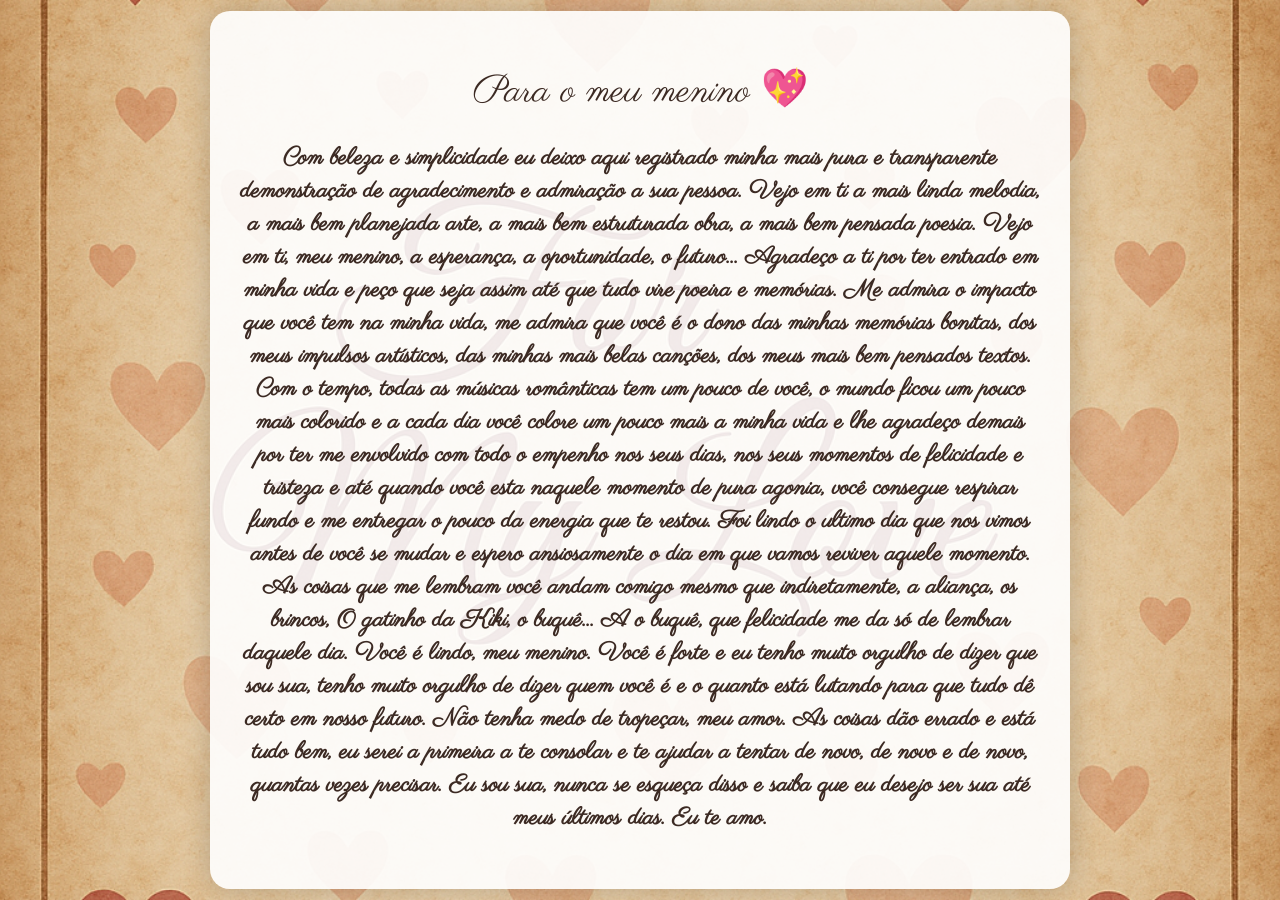
<file: Pagina2.html>
<!DOCTYPE html>
<html lang="pt-br">
<head>
  <meta charset="utf-8">
  <meta http-equiv="X-UA-Compatible" content="IE=edge">
  <title>Cartinha!!!!</title>
  <meta name="viewport" content="width=device-width, initial-scale=1">

  <!-- Estilo externo -->
  <link rel="stylesheet" type="text/css" href="main.css">

  <!-- Fonte romântica Parisienne -->
  <link rel="preconnect" href="https://fonts.googleapis.com">
  <link rel="preconnect" href="https://fonts.gstatic.com" crossorigin>
  <link href="https://fonts.googleapis.com/css2?family=Parisienne&display=swap" rel="stylesheet">
  <link href="https://fonts.googleapis.com/css2?family=Parisienne&display=swap" rel="stylesheet">
</head>

<body class="carta">
  <div class="conteudo-romantico">
  <h1 class="titulo-romantico">Para o meu menino 💖</h1>
  <p class="parisienne-regular">
     Com beleza e simplicidade eu deixo aqui registrado minha mais pura e transparente demonstração de agradecimento e admiração a sua pessoa. 
 Vejo em ti a mais linda melodia, a mais bem planejada arte, a mais bem estruturada obra, a mais bem pensada poesia. Vejo em ti, meu menino, a esperança, a oportunidade, o futuro...
 Agradeço a ti por ter entrado em minha vida e peço que seja assim até que tudo vire poeira e memórias. Me admira o impacto que você tem na minha vida, me admira que você é o dono das minhas memórias bonitas, dos meus impulsos artísticos, das minhas mais belas canções, dos meus mais bem pensados textos.
 Com o tempo, todas as músicas românticas tem um pouco de você, o mundo ficou um pouco mais colorido e a cada dia você colore um pouco mais a minha vida e lhe agradeço demais por ter me envolvido com todo o empenho nos seus dias, nos seus momentos de felicidade e tristeza e até quando você esta naquele momento de pura agonia, você consegue respirar fundo e me entregar o pouco da energia que te restou.
 Foi lindo o ultimo dia que nos vimos antes de você se mudar e espero ansiosamente o dia em que vamos reviver aquele momento. As coisas que me lembram você andam comigo mesmo que indiretamente, a aliança, os brincos, O gatinho da Kiki, o buquê... A o buquê, que felicidade me da só de lembrar daquele dia. 
 Você é lindo, meu menino. Você é forte e eu tenho muito orgulho de dizer que sou sua, tenho muito orgulho de dizer quem você é e o quanto está lutando para que tudo dê certo em nosso futuro. 
 Não tenha medo de tropeçar, meu amor. As coisas dão errado e está tudo bem, eu serei a primeira a te consolar e te ajudar a tentar de novo, de novo e de novo, quantas vezes precisar.
 Eu sou sua, nunca se esqueça disso e saiba que eu desejo ser sua até meus últimos dias.
Eu te amo.
  </p>
</div>
</body>
</html>
</file>
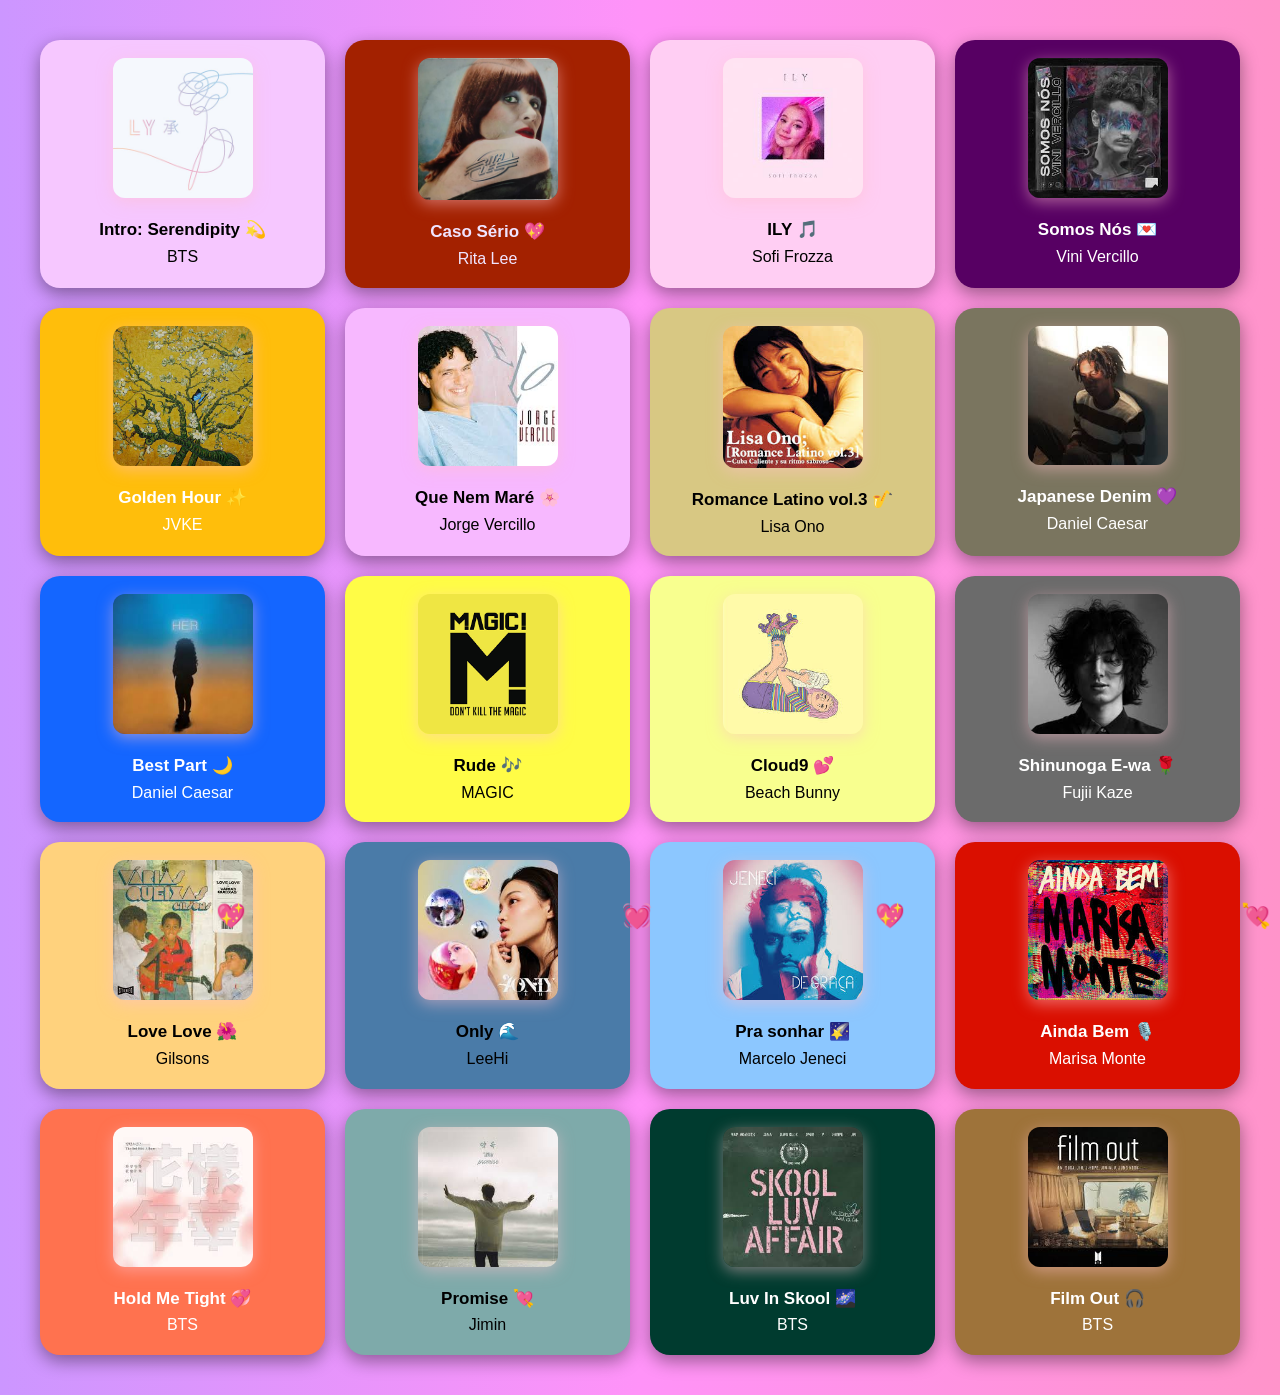
<file: Pagina3.html>
<!DOCTYPE html>
<html lang="pt-BR">
<head>
  <meta charset="UTF-8" />
  <meta http-equiv="X-UA-Compatible" content="IE=edge" />
  <meta name="viewport" content="width=device-width, initial-scale=1" />
  <title>Musiquinhas</title>
  <link rel="stylesheet" href="style.css" />
</head>
<body class="spotify">

  <div class="grid-container">
    
    <div class="spotify-share card1 text1">
      <div class="cover-wrapper">
        <img src="Serendipity.jpeg" alt="Capa da música" class="cover" />
      </div>
      <div class="track-info">
        <strong>Intro: Serendipity</strong>
        <span>BTS</span>
      </div>
    </div>

    <div class="spotify-share card2 text2">
      <div class="cover-wrapper">
        <img src="Ritalee.jpeg" alt="Capa da música" class="cover" />
      </div>
      <div class="track-info">
        <strong>Caso Sério</strong>
        <span>Rita Lee</span>
      </div>
    </div>

    <div class="spotify-share card3 text3">
      <div class="cover-wrapper">
        <img src="ily.jpeg" alt="Capa da música" class="cover" />
      </div>
      <div class="track-info">
        <strong>ILY</strong>
        <span>Sofi Frozza</span>
      </div>
    </div>

    <div class="spotify-share card4 text4">
      <div class="cover-wrapper">
        <img src="Somosnos.jpeg" alt="Capa da música" class="cover" />
      </div>
      <div class="track-info">
        <strong>Somos Nós</strong>
        <span>Vini Vercillo</span>
      </div>
    </div>

    <div class="spotify-share card5 text5">
      <div class="cover-wrapper">
        <img src="GH.jpeg" alt="Capa da música" class="cover" />
      </div>
      <div class="track-info">
        <strong>Golden Hour</strong>
        <span>JVKE</span>
      </div>
    </div>

    <div class="spotify-share card6 text6">
      <div class="cover-wrapper">
        <img src="JV.jpeg" alt="Capa da música" class="cover" />
      </div>
      <div class="track-info">
        <strong>Que Nem Maré</strong>
        <span>Jorge Vercillo</span>
      </div>
    </div>

    <div class="spotify-share card7 text7">
      <div class="cover-wrapper">
        <img src="Lisaono.jpeg" alt="Capa da música" class="cover" />
      </div>
      <div class="track-info">
        <strong>Romance Latino vol.3</strong>
        <span>Lisa Ono</span>
      </div>
    </div>

    <div class="spotify-share card8 text8">
      <div class="cover-wrapper">
        <img src="Daniel.jpeg" alt="Capa da música" class="cover" />
      </div>
      <div class="track-info">
        <strong>Japanese Denim</strong>
        <span>Daniel Caesar</span>
      </div>
    </div>

    <div class="spotify-share card9 text9">
      <div class="cover-wrapper">
        <img src="BP.jpeg" alt="Capa da música" class="cover" />
      </div>
      <div class="track-info">
        <strong>Best Part</strong>
        <span>Daniel Caesar</span>
      </div>
    </div>

    <div class="spotify-share card10 text10">
      <div class="cover-wrapper">
        <img src="rude.png" alt="Capa da música" class="cover" />
      </div>
      <div class="track-info">
        <strong>Rude</strong>
        <span>MAGIC</span>
      </div>
    </div>

    <div class="spotify-share card11 text11">
      <div class="cover-wrapper">
        <img src="Cloud9.jpeg" alt="Capa da música" class="cover" />
      </div>
      <div class="track-info">
        <strong>Cloud9</strong>
        <span>Beach Bunny</span>
      </div>
    </div>

    <div class="spotify-share card12 text12">
      <div class="cover-wrapper">
        <img src="Shinunoga.jpeg" alt="Capa da música" class="cover" />
      </div>
      <div class="track-info">
        <strong>Shinunoga E-wa</strong>
        <span>Fujii Kaze</span>
      </div>
    </div>

    <div class="spotify-share card13 text13">
      <div class="cover-wrapper">
        <img src="Gilsons.jpeg" alt="Capa da música" class="cover" />
      </div>
      <div class="track-info">
        <strong>Love Love</strong>
        <span>Gilsons</span>
      </div>
    </div>

  <div class="spotify-share card14 text14">
      <div class="cover-wrapper">
        <img src="Only.jpeg" alt="Capa da música" class="cover" />
      </div>
      <div class="track-info">
        <strong>Only</strong>
        <span>LeeHi</span>
      </div>
    </div>  

  <div class="spotify-share card15 text15">
      <div class="cover-wrapper">
        <img src="sonhar.jpeg" alt="Capa da música" class="cover" />
      </div>
      <div class="track-info">
        <strong>Pra sonhar</strong>
        <span>Marcelo Jeneci</span>
      </div>
    </div> 

    <div class="spotify-share card16 text16">
      <div class="cover-wrapper">
        <img src="Marisa.jpeg" alt="Capa da música" class="cover" />
      </div>
      <div class="track-info">
        <strong>Ainda Bem</strong>
        <span>Marisa Monte</span>
      </div>
    </div> 

    <div class="spotify-share card17 text17">
      <div class="cover-wrapper">
        <img src="hold.jpeg" alt="Capa da música" class="cover" />
      </div>
      <div class="track-info">
        <strong>Hold Me Tight</strong>
        <span>BTS</span>
      </div>
    </div>

<div class="spotify-share card18 text18">
      <div class="cover-wrapper">
        <img src="promise.jpeg" alt="Capa da música" class="cover" />
      </div>
      <div class="track-info">
        <strong>Promise</strong>
        <span>Jimin</span>
      </div>
    </div>

    <div class="spotify-share card19 text19">
      <div class="cover-wrapper">
        <img src="skul.jpeg" alt="Capa da música" class="cover" />
      </div>
      <div class="track-info">
        <strong>Luv In Skool</strong>
        <span>BTS</span>
      </div>
    </div>

    <div class="spotify-share card20 text20">
      <div class="cover-wrapper">
        <img src="filmout.jpeg" alt="Capa da música" class="cover" />
      </div>
      <div class="track-info">
        <strong>Film Out</strong>
        <span>BTS</span>
      </div>
    </div>

  </div>

  <script>
  const emojis = ['💖','💘','💕','💓','💗'];
  function criarEmojiFlutuante() {
    const emoji = document.createElement('div');
    emoji.className = 'floating-heart';
    emoji.textContent = emojis[Math.floor(Math.random() * emojis.length)];
    emoji.style.left = Math.random() * 100 + 'vw';
    emoji.style.animationDuration = (Math.random() * 3 + 3) + 's';
    document.body.appendChild(emoji);

    setTimeout(() => {
      emoji.remove();
    }, 5000);
  }

  setInterval(criarEmojiFlutuante, 400);
</script>

</body>
</html>
</file>
<file: main.css>
.parisienne-regular {
  font-family: "Parisienne", cursive;
  font-weight: 700;
  font-style: normal;
}
body {
  margin: auto;
  padding: auto;
  height: 100vh;
  background: linear-gradient(to right, #cc96ff, #ff93f8,#ff94ca);
  font-family: Arial, sans-serif;
  display: flex;
  align-items: center;
  justify-content: center;
}
/* Importa a fonte romântica */
@import url('https://fonts.googleapis.com/css2?family=Great+Vibes&display=swap');

/* Importa a fonte romântica */
@import url('https://fonts.googleapis.com/css2?family=Great+Vibes&display=swap');

/* Estilo geral da página */
body.pagina-inicial {
  margin: 0;
  padding: 0;
  min-height: 100vh;
  background: linear-gradient(to right, #cc96ff, #ff93f8, #ff94ca);
  font-family: 'Great Vibes', cursive;
  display: flex;
  flex-direction: column;
  align-items: center;
  justify-content: center;
  text-align: center;
}

/* Título da página */
.titulo {
  font-size: 48px;
  color: #a7185f;
  margin-bottom: 40px;
  text-shadow: 1px 1px 2px #a3273c;
}

/* Container dos botões */
.menu {
  display: flex;
  flex-direction: column;
  align-items: center;
  gap: 20px;
}

/* Estilo dos botões */
.botao {
  background-color: #ab00df;
  color: white;
  padding: 15px 30px;
  border: none;
  border-radius: 30px;
  font-size: 24px;
  text-decoration: none;
  box-shadow: 0 5px 15px rgba(255, 182, 193, 0.4);
  transition: transform 0.2s, box-shadow 0.3s;
  position: relative;
}

/* Efeito ao passar o mouse */
.botao:hover {
  transform: scale(1.05);
  box-shadow: 0 8px 20px rgba(255, 105, 180, 0.5);
}

/* Coração no botão */
.botao::after {
  content: " 💖";
  margin-left: 1px;
}


/* Centraliza tudo na viewport */
body {
  display: flex;
  justify-content: center;
  align-items: center;
  height: 100vh;
  margin: 0;
  background-color: #1e1e1e;
}

/* Contêiner da animação */
.stopmotion-container img {
  width: 192px;               /* escala suavemente */
  image-rendering: pixelated; /* mantém os pixels nítidos */
  cursor: pointer;
  border-radius: 8px;
  box-shadow: 0 4px 12px rgba(0, 0, 0, 0.35);
  transition: transform 0.25s;
}

.stopmotion-container:hover img {
  transform: scale(1.05);
}
.floating-heart {
  position: fixed;
  bottom: -30px;
  font-size: 24px;
  animation-name: flutuar;
  animation-timing-function: linear;
  animation-iteration-count: 1;
  z-index: 9999;
  pointer-events: none;
}

@keyframes flutuar {
  0% {
    transform: translateY(0) scale(1);
    opacity: 0;
  }
  50% {
    opacity: 1;
  }
  100% {
    transform: translateY(-100vh) scale(1.5);
    opacity: 0;
  }
}
body.carta {
  background-image: url('cartinha.png'); /* Altere o nome se for diferente */
  background-size: cover;
  background-position: center;
  background-repeat: no-repeat;
  margin: 0;
  min-height: 100vh;
  display: flex;
  justify-content: center;
  align-items: center;
  font-family: 'Parisienne', cursive;
}

/* Painel da carta */
.conteudo-romantico {
  background-color: rgba(255, 255, 255, 0.90);
  padding: 30px;
  border-radius: 20px;
  max-width: 800px;
  box-shadow: 0 0 30px rgba(0, 0, 0, 0.2);
  text-align: center;
  color: #3c2a23; /* um pouco mais escuro pra melhor contraste */
  font-size: 24px;
  overflow: visible;
}

.titulo-romantico {
  font-family: 'Parisienne', cursive;
  font-size: 38px;
  color: #3c2a23; /* Cor mais escura que combina com o fundo branco translúcido */
  margin-bottom: 20px;
  font-weight: normal;
}
</file>
<file: style.css>
body {
  margin: auto;
  padding: auto;
  height: 100vh;
  background: linear-gradient(to right, #cc96ff, #ff93f8, #ff94ca);
}

body.spotify {
  background-color: #121212;
  font-family: Arial, sans-serif;
  margin: 40px;
  color: white;
}

.grid-container {
  display: grid;
  grid-template-columns: repeat(4, 1fr);
  gap: 20px;
  max-width: 1200px;
  margin: auto;
  padding-bottom: 40px;
}

.spotify-share {
  border-radius: 20px;
  padding: 16px;
  box-shadow: 0 6px 18px rgba(0, 0, 0, 0.4);
  display: flex;
  flex-direction: column;
  align-items: center;
  text-align: center;
  transition: transform 0.4s ease-in-out, box-shadow 0.4s ease-in-out, border 0.4s ease-in-out;
  cursor: pointer;
  position: relative;
  border: 2px solid transparent;
}

.spotify-share:hover {
  transform: scale(1.05);
  box-shadow: 0 12px 30px rgba(0, 0, 0, 0.6);
  border: 2px solid rgba(255, 255, 255, 0.2);
}

.cover-wrapper {
  width: 100%;
  display: flex;
  justify-content: center;
  margin-bottom: 12px;
}

.cover {
  width: 100%;
  max-width: 140px;
  height: auto;
  border-radius: 12px;
  object-fit: cover;
  box-shadow: 0 4px 15px rgba(255, 192, 203, 0.5);
  transition: transform 0.4s ease-in-out;
}

.spotify-share:hover .cover {
  transform: scale(1.07);
}

.track-info {
  font-size: 16px;
  line-height: 1.4;
  padding-top: 8px;
  transition: color 0.3s ease-in-out;
}

.track-info strong {
  display: block;
  margin-bottom: 4px;
  font-size: 17px;
  transition: color 0.3s ease-in-out;
}

/* Texto personalizado com emojis */
.text1 strong::after { content: " 💫"; }
.text2 strong::after { content: " 💖"; }
.text3 strong::after { content: " 🎵"; }
.text4 strong::after { content: " 💌"; }
.text5 strong::after { content: " ✨"; }
.text6 strong::after { content: " 🌸"; }
.text7 strong::after { content: " 🎷"; }
.text8 strong::after { content: " 💜"; }
.text9 strong::after { content: " 🌙"; }
.text10 strong::after { content: " 🎶"; }
.text11 strong::after { content: " 💕"; }
.text12 strong::after { content: " 🌹"; }
.text13 strong::after { content: " 🌺"; }
.text14 strong::after { content: " 🌊"; }
.text15 strong::after { content: " 🌠"; }
.text16 strong::after { content: " 🎙️"; }
.text17 strong::after { content: " 💞"; }
.text18 strong::after { content: " 💘"; }
.text19 strong::after { content: " 🌌"; }
.text20 strong::after { content: " 🎧"; }

/* Cores do texto */
.text1 strong, .text1 span { color: #000; }
.text2 strong, .text2 span { color: #f0e5ff; }
.text3 strong, .text3 span { color: #000; }
.text4 strong, .text4 span { color: #fff; }
.text5 strong, .text5 span { color: #fff; }
.text6 strong, .text6 span { color: #000; }
.text7 strong, .text7 span { color: #000; }
.text8 strong, .text8 span { color: #fff; }
.text9 strong, .text9 span { color: #fff; }
.text10 strong, .text10 span { color: #000; }
.text11 strong, .text11 span { color: #000; }
.text12 strong, .text12 span { color: #fff; }
.text13 strong, .text13 span { color: #000; }
.text14 strong, .text14 span { color: #000; }
.text15 strong, .text15 span { color: #000; }
.text16 strong, .text16 span { color: #fff; }
.text17 strong, .text17 span { color: #fff; }
.text18 strong, .text18 span { color: #000; }
.text19 strong, .text19 span { color: #fff; }
.text20 strong, .text20 span { color: #fff; }

/* Cores dos cards */
.card1  { background-color: #f6c7ff; }
.card2  { background-color: #a32100; }
.card3  { background-color: #ffcef3; }
.card4  { background-color: #570063; }
.card5  { background-color: #ffbe0b; }
.card6  { background-color: #f7b8ff; }
.card7  { background-color: #d8c883; }
.card8  { background-color: #7a755f; }
.card9  { background-color: #1466ff; }
.card10 { background-color: #fffc46; }
.card11 { background-color: #f8ff8f; }
.card12 { background-color: #6b6b6b; }
.card13 { background-color: #ffd27d; }
.card14 { background-color: #4a7ba8; }
.card15 { background-color: #8cc7ff; }
.card16 { background-color: #da0f00; }
.card17 { background-color: #ff724f; }
.card18 { background-color: #7eaaaa; }
.card19 { background-color: #003b2f; }
.card20 { background-color: #9e733a; }


.floating-heart {
  position: fixed;
  bottom: -30px;
  font-size: 24px;
  animation-name: flutuar;
  animation-timing-function: linear;
  animation-iteration-count: 1;
  z-index: 9999;
  pointer-events: none;
}

@keyframes flutuar {
  0% {
    transform: translateY(0) scale(1);
    opacity: 0;
  }
  50% {
    opacity: 1;
  }
  100% {
    transform: translateY(-100vh) scale(1.5);
    opacity: 0;
  }
}
</file>
